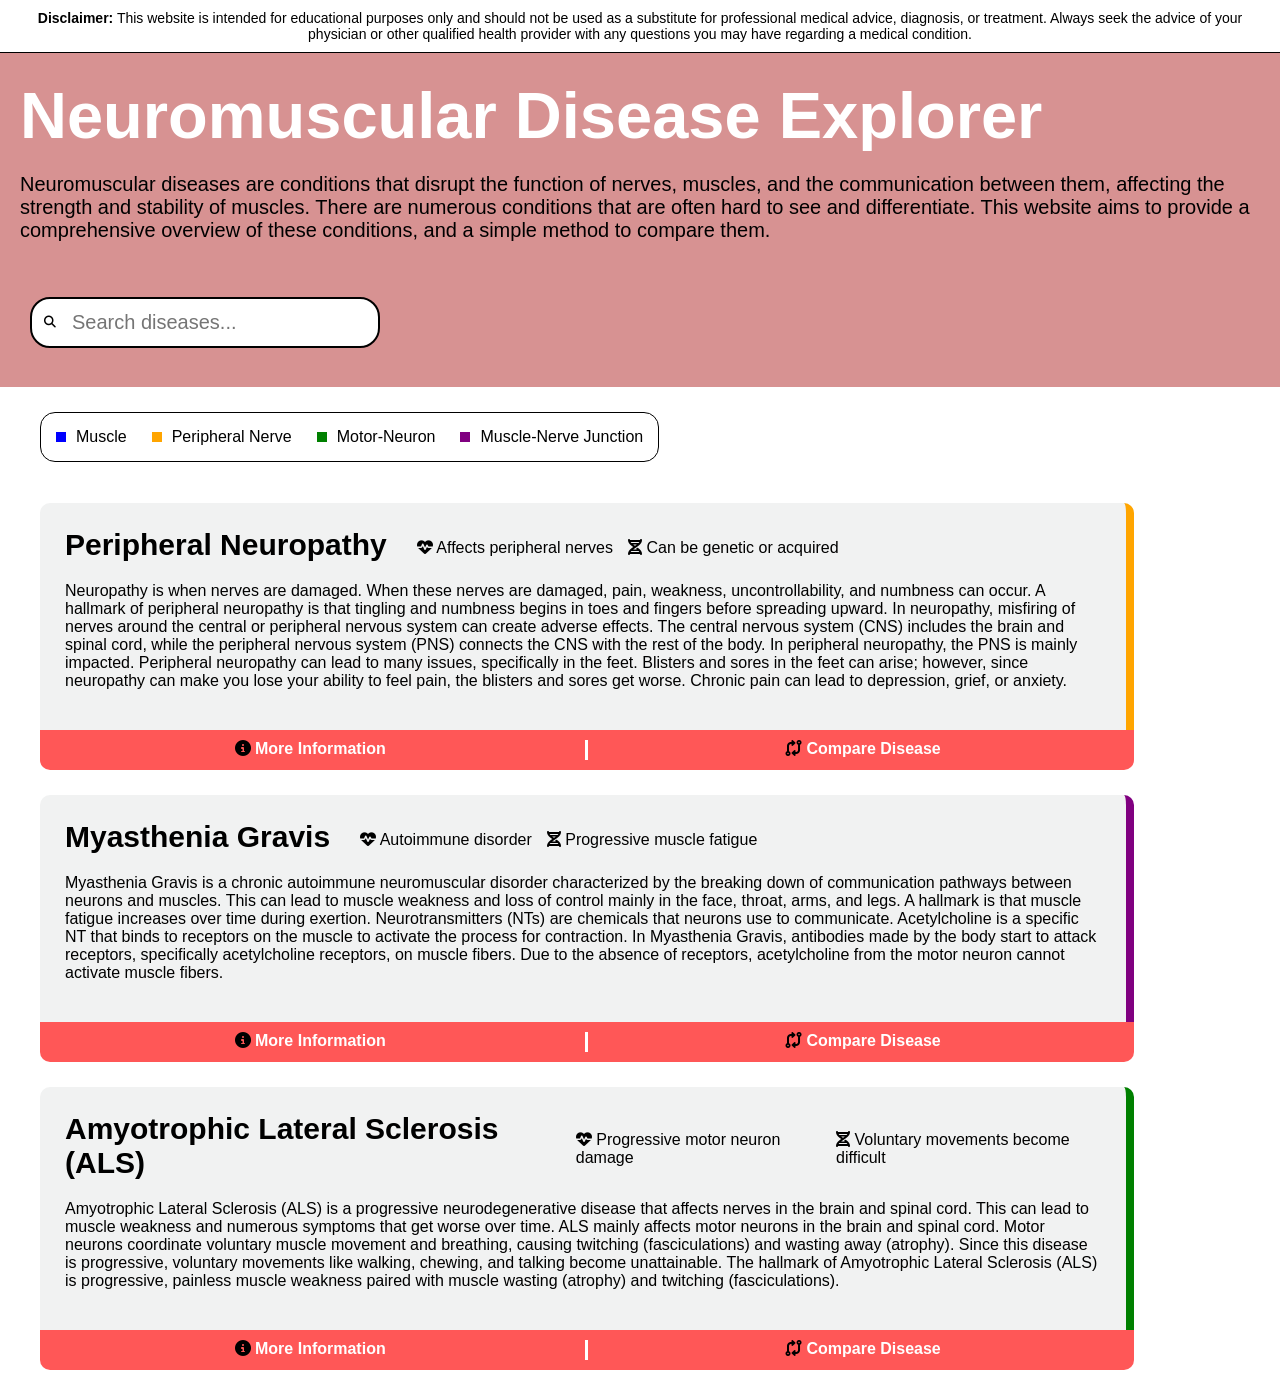
<file: index.html>
<!DOCTYPE html>
<html lang="en">
<head>
  <meta charset="UTF-8">
  <meta name="viewport" content="width=device-width, initial-scale=1.0">
  <link rel="stylesheet" href="https://cdnjs.cloudflare.com/ajax/libs/font-awesome/6.4.0/css/all.min.css"> 
  <meta name="google-site-verification" content="AGM5kigiMlme2JOSLC6AYlT8kbDDnEkGErWITyd3mhM" />
  <title>Neuromuscular Disease Explorer</title>
  <link rel="stylesheet" href="styles.css">
</head>

<body>

  <div class="disclaimer">
    <p><strong>Disclaimer:</strong> This website is intended for educational purposes only and should not be used as a substitute for professional medical advice, diagnosis, or treatment. Always seek the advice of your physician or other qualified health provider with any questions you may have regarding a medical condition. </p>
  </div>
  <div class="top">
    <header class="header">
      <h1>Neuromuscular Disease Explorer</h1>
      <p>Neuromuscular diseases are conditions that disrupt the function of nerves, muscles, and the communication between them, affecting the strength and stability of muscles. There are numerous conditions that are often hard to see and differentiate. This website aims to provide a comprehensive overview of these conditions, and a simple method to compare them.</p>
    </header>

    <div class="search-container">
      <div class="search-wrapper">
        <i class="fas fa-search search-icon"></i>
        <input
          type="text" 
          id="searchInput" 
          class="search-bar" 
          placeholder="Search diseases..."
          aria-label="Search diseases"
        >
        <button type="button" class="clear-icon" aria-label="Clear search" hidden>
          <i class="fas fa-times" aria-hidden="true"></i>
        </button>
      </div>
    </div>
  </div>

  <!-- MAIN CONTAINER -->
  <div class="container">

    <!-- COLOR KEY -->
    <div class="colorKey">
      <div class="item">
        <div class="dot" style="background-color: blue;"></div>
        <span>Muscle</span>
      </div>

      <div class="item">
        <div class="dot" style="background-color: orange;"></div>
        <span>Peripheral Nerve</span>
      </div>

      <div class="item">
        <div class="dot" style="background-color: green;"></div>
        <span>Motor-Neuron</span>
      </div>

      <div class="item">
        <div class="dot" style="background-color: purple;"></div>
        <span>Muscle-Nerve Junction</span>
      </div>
    </div>

    <!-- DISEASES WILL BE GENERATED HERE BY JAVASCRIPT -->
    <div id="diseaseContainer"></div>

  </div>

  <!-- Load your data first, then your script -->
  <script src="data.js"></script>
  <script src="script.js"></script>
</body>
</html>
</file>
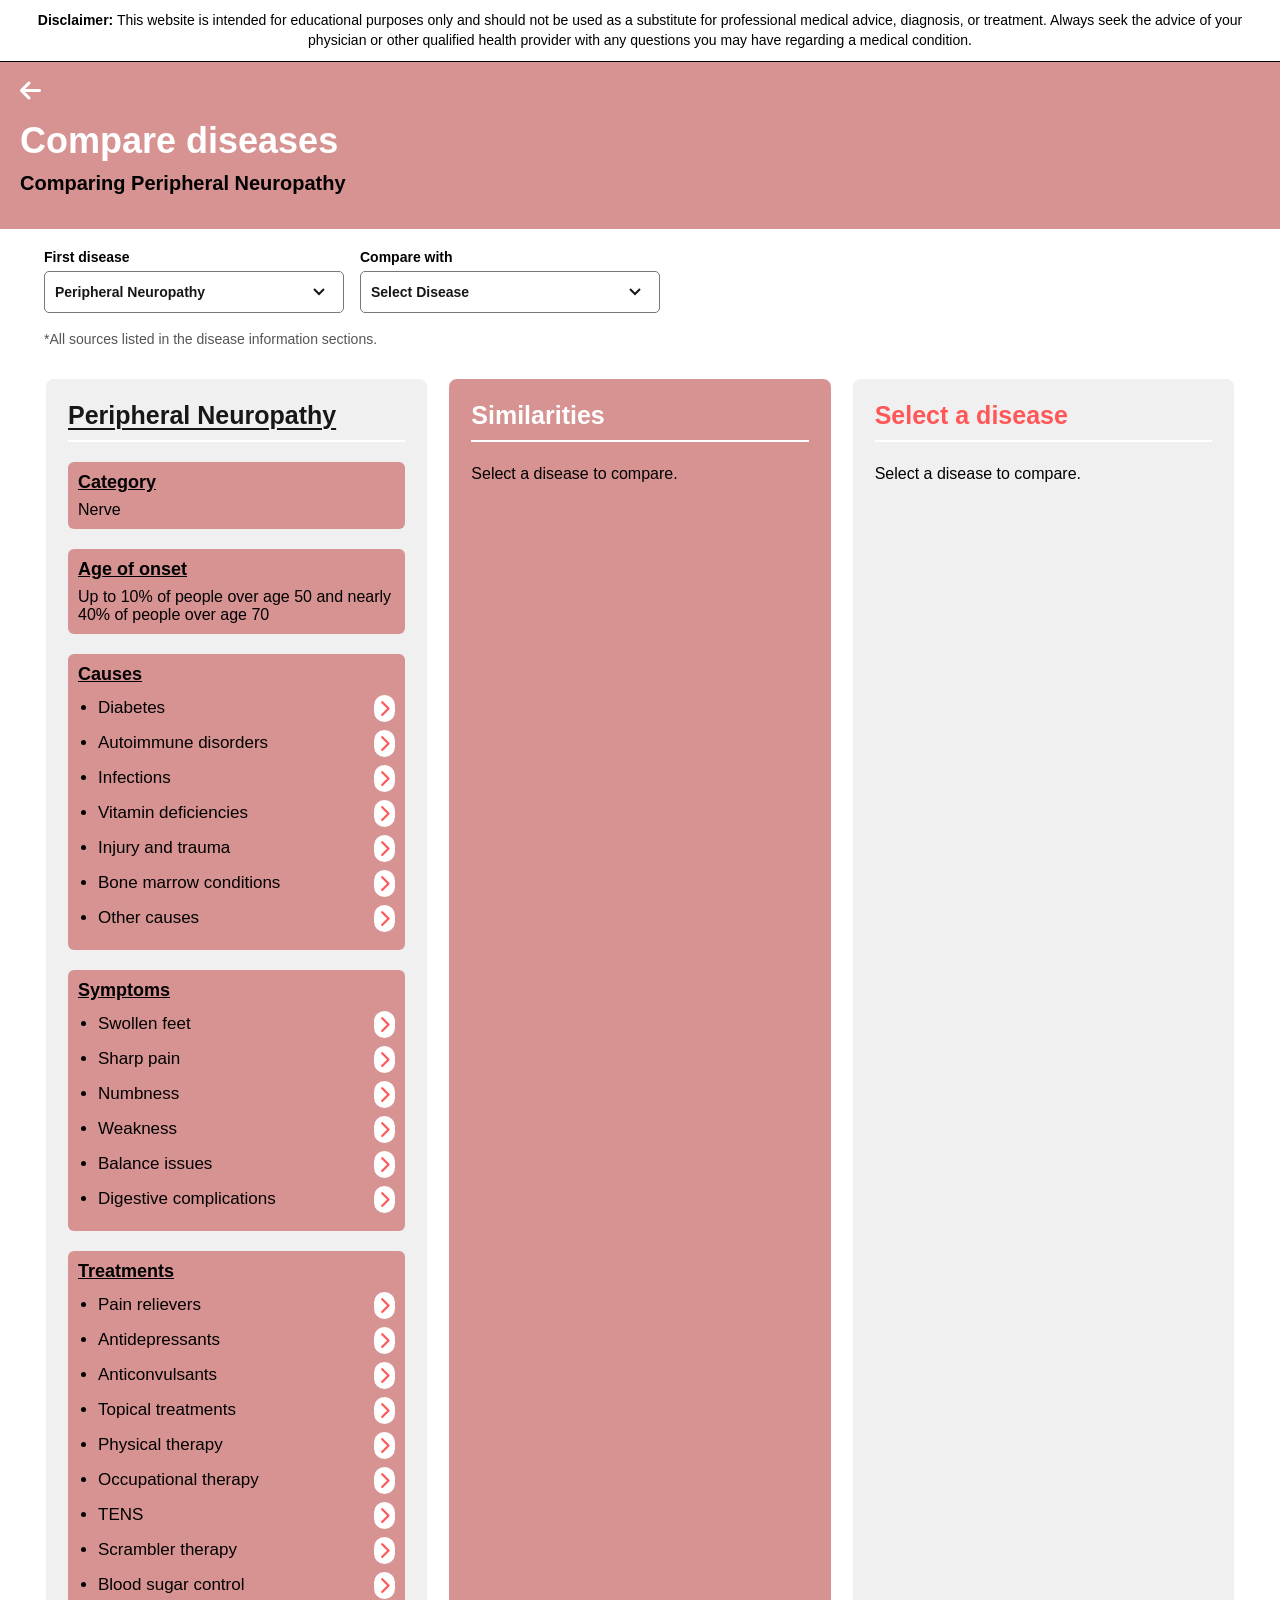
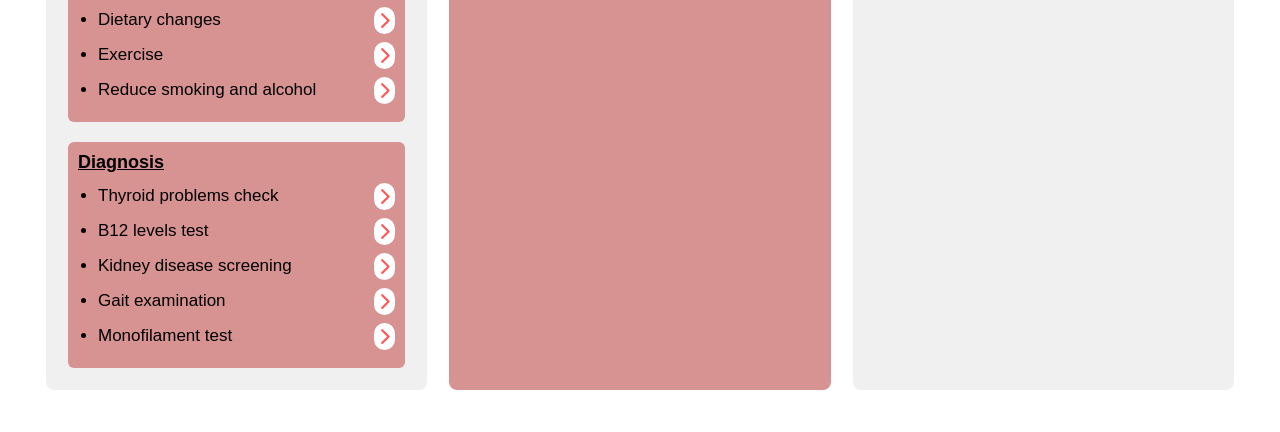
<file: Compare holder/compare.html>
<!DOCTYPE html>
<html lang="en">
<head>
    <meta charset="UTF-8">
    <meta name="viewport" content="width=device-width, initial-scale=1.0">
    <link rel="stylesheet" href="https://cdnjs.cloudflare.com/ajax/libs/font-awesome/6.4.0/css/all.min.css">
    <title>Neuromuscular Disease Compare</title>
    <link rel="stylesheet" href="compare.css">
</head>

<body>
<div class="disclaimer">
    <p><strong>Disclaimer:</strong> This website is intended for educational purposes only and should not be used as a substitute for professional medical advice, diagnosis, or treatment. Always seek the advice of your physician or other qualified health provider with any questions you may have regarding a medical condition.</p>
</div>
<div class="top">
    <div class="back-button">
        <a href="../index.html"><i class="fas fa-arrow-left"></i></a>
    </div>
    <h1>Compare diseases</h1>
    <h2 id="comparison-title" aria-live="polite">Choose two diseases</h2>
</div>

<div class="container">
    <div class="selectors">
        <label for="first-disease">First disease
            <select id="first-disease"></select>
        </label>
        <label for="second-disease">Compare with
            <select id="second-disease"></select>
        </label>
    </div>
     <div class="source-warning"><p>*All sources listed in the disease information sections.</p></div>
    <div class="compare-wrapper">
        <div class="box1">
           <h3 id="first-title"></h3>
           <div class="line"></div>
           <div id="first-details" class="disease-details"></div>
        </div>
        <div class="box2">
           <h3>Similarities</h3>
           <div class="line"></div>
           <div id="similarities" class="similarity-details" aria-live="polite"></div>
        </div>
        <div class="box3">
         <h3 id="second-title"></h3>
         <div class="line"></div>
         <div id="second-details" class="disease-details"></div>
        </div>
    </div>
</div>

<script src="../data.js"></script>
<script src="compare-script.js"></script>
</body>
</file>
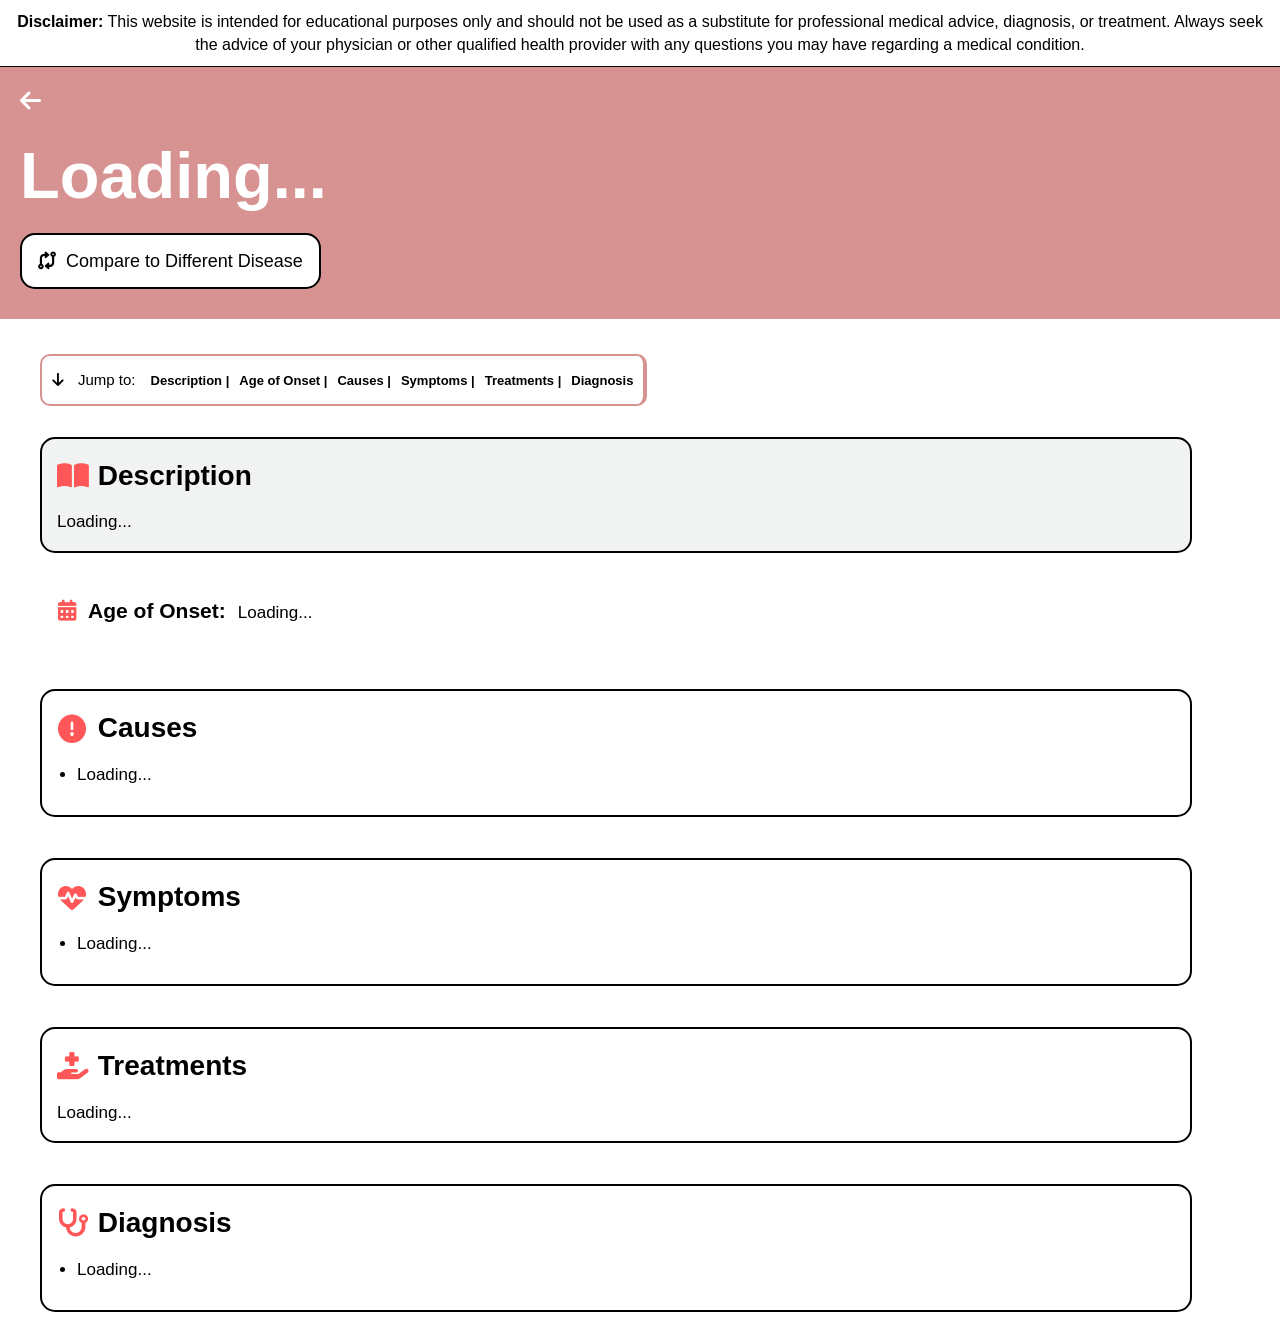
<file: Info HTML + CSS holder/info.html>
<!DOCTYPE html>
<html lang="en">
<head>
  <meta charset="UTF-8">
  <meta name="viewport" content="width=device-width, initial-scale=1.0">
  <link rel="stylesheet" href="https://cdnjs.cloudflare.com/ajax/libs/font-awesome/6.4.0/css/all.min.css"> 
  <title>Neuromuscular Disease Explorer</title>
  <link rel="stylesheet" href="info.css">
</head>

<body>

<div class="disclaimer">
  <p><strong>Disclaimer:</strong> This website is intended for educational purposes only and should not be used as a substitute for professional medical advice, diagnosis, or treatment. Always seek the advice of your physician or other qualified health provider with any questions you may have regarding a medical condition.</p>
</div>

<div class="top">
  <div class="back-button">
    <a href="../index.html" aria-label="Back to disease list"><i class="fas fa-arrow-left" aria-hidden="true"></i></a>
  </div>
  <div class="header">
    <h1 id="disease-title">Loading...</h1>
    <p class="global-cases" id="global-cases" hidden>
      <i class="fas fa-users" aria-hidden="true"></i>
      <span></span>
    </p>
  </div>
  <aside class="source-panel">
    <ul id="sources-list">
    </ul>
  </aside>
  <div class="compare-button-wrapper">
    <button type="button" class="compare-button"><i class="fas fa-code-compare" aria-hidden="true"></i> Compare to Different Disease</button>
  </div>

</div>

<div class="container">

  <div class="page-jump">
    <i class="fas fa-arrow-down" aria-hidden="true"></i>
    <ul class="jump-list">
      <li>Jump to:</li>
      <li><a href="#description-section">Description |</a></li>
      <li><a href="#age-of-onset-section">Age of Onset |</a></li>
      <li><a href="#causes-section">Causes |</a></li>
      <li><a href="#symptoms-section">Symptoms |</a></li>
      <li><a href="#treatments-section">Treatments |</a></li>
      <li><a href="#diagnosis-section">Diagnosis</a></li>
    </ul>
  </div>
  <!-- DESCRIPTION -->
  <div class="description" id="description-section">
    <h2 class="section-heading"><i class="fas fa-book-open" aria-hidden="true"></i><strong>Description</strong></h2>
    <p id="disease-description">Loading...</p>
  </div>

  <!-- AGE OF ONSET -->
  <div class="aoo" id="age-of-onset-section">
    <h3 class="age-heading"><i class="fas fa-calendar-days" aria-hidden="true"></i><strong>Age of Onset:</strong></h3>
    <p style="display: inline;" id="disease-aoo">Loading...</p>
  </div>

  <!-- CAUSES -->
  <div class="causes-section" id="causes-section">
    <h2 class="section-heading"><i class="fas fa-circle-exclamation" aria-hidden="true"></i><strong>Causes</strong></h2>
    <p class="section-overview" id="causes-overview" hidden></p>
    <ul id="causes-list">
      <li>Loading...</li>
    </ul>
  </div>

  <!-- SYMPTOMS -->
  <div class="symptoms-section" id="symptoms-section">
    <h2 class="section-heading"><i class="fas fa-heart-pulse" aria-hidden="true"></i><strong>Symptoms</strong></h2>
    <p class="section-overview" id="symptoms-overview" hidden></p>
    <ul id="symptoms-list">
      <li>Loading...</li>
    </ul>
  </div>

  <!-- TREATMENTS -->
  <div class="treatments-section" id="treatments-section">
    <h2 class="section-heading"><i class="fas fa-hand-holding-medical" aria-hidden="true"></i><strong>Treatments</strong></h2>
    <p class="section-overview" id="treatments-overview" hidden></p>
    <div id="treatments-content">Loading...</div>
  </div>

  <!-- DIAGNOSIS -->
  <div class="diagnosis-section" id="diagnosis-section">
    <h2 class="section-heading"><i class="fas fa-stethoscope" aria-hidden="true"></i><strong>Diagnosis</strong></h2>
    <p class="section-overview" id="diagnosis-overview" hidden></p>
    <ul id="diagnosis-list">
      <li>Loading...</li>
    </ul>
  </div>
</div>

<script src="../data.js"></script>
<script src="info-script.js"></script>

</body>
</html>
</file>
<file: styles.css>
*{
    margin: 0;
    padding: 0;
    box-sizing: border-box;
}

body{
    font-family: 'Segoe UI', Tahoma, Geneva, Verdana, sans-serif;
    background-color: white;
    color: black;
    overflow-x: hidden;
}

h1, h2, h3 {
  color: white;
  margin-bottom: 10px;
}

h1 {
  font-size: 65px;
}

h2 {
  font-size: 30px;
}

.disclaimer{
  background-color: white;
  padding: 10px;
  text-align: center;
  font-size: 14px;
  border-bottom: 1px solid black;

}

.top{
  background-color: #d79292;
  padding: 10px;
  padding-left: 20px;
  text-align: left;
  padding-bottom: 20px;
  width: 100%;
}

.top p{
  color: white;
  margin-bottom: 25px;
  font-size: 25px;
}

.header p{
  margin-top: 20px;
  color: black;
  font-size: 20px;
}

.header h1{
  margin-top: 15px;
}

.search-wrapper {
  position: relative;
  width: min(100%, 350px);
  display: flex;
  align-items: center;
  margin-top: 10px;
}

.search-icon{
  position: absolute;
  left: 14px;
  font-size: 12px;
  pointer-events: none;
}

.clear-icon{
  cursor: pointer;
  right: 14px;
  position: absolute;
  border: 0;
  background: transparent;
  color: inherit;
  font-size: 14px;
  padding: 6px;
}

.clear-icon[hidden] {
  display: none;
}

.search-container {
  padding-left: 10px;
  text-align: center;
  display: flex;
  justify-content: left;
  align-items: center;
  min-height: 100px;
}

.search-bar {
  width: 100%;
  padding: 12px 40px 12px 40px;
  font-size: 20px;
  border: 2px solid #000;
  border-radius: 20px;
  outline: none;
  transition: border-radius .3s ease, box-shadow .2s ease;
}

.search-bar:focus {
  border-radius: 12px;
  box-shadow: 0 0 0 3px rgba(0, 0, 0, 0.15);
}

.no-results {
  margin: 24px 15px;
  font-size: 18px;
}

.colorKey{
display: flex;
direction: row;
flex-wrap: flex;
gap: 25px;
width: fit-content;
padding: 15px;
border: 1px solid black;

border-radius: 15px;
}

.dot{
  width: 10px;
  height: 10px;
  
}

.item{
   display: flex;
   gap: 10px;
   direction: row;
   align-items: center;
}

.item:nth-child(1) .dot {
  background-color: blue;
}

.item:nth-child(2) .dot {
  background-color:orange;
}

.item:nth-child(3) .dot {
  background-color: green;
}

.item:nth-child(4) .dot {
  background-color: purple;
}

.container {
  position: relative;
  padding: 25px;
  width: 100%;
  display: flex;
  flex-direction: column;
  gap: 16px;
  padding-left: 40px;
}

.wrapper-disease-box1{
  background-color: white;
  position: relative;
  margin-top: 25px;
  width: 90%;
  text-align: left;
}

.disease-box1{
  background-color: #f1f2f2;
  border-radius: 10px 10px 0px 0px;
  padding: 25px;
  text-align: left;
  min-height: 150px;
  width: 100%;
  border-right: 8px solid #ccc;
  overflow: hidden;
}

.read-more-toggle {
  display: none;
}

@media (max-width: 768px){
  h1 {
    font-size: 36px;
  }

  .colorKey {
    width: fit-content;
    max-width: 100%;
    flex-wrap: wrap;
    gap: 12px;
  }

  .container {
    padding: 16px;
  }

  .wrapper-disease-box1 {
    width: 100%;
  }

  .disease-box1 {
    padding: 15px;
    min-height: auto;  
  }

  .disease-box1 .quick-facts {
    display: none;
  }

  .disease-box1 .disease-description {
    display: none;
  }

  .wrapper-disease-box1.description-expanded .disease-description {
    display: block;
  }

  .read-more-toggle {
    display: inline-block;
    margin-top: 4px;
    padding: 8px 0;
    border: 0;
    background: transparent;
    color: #a92727;
    font: inherit;
    font-size: 14px;
    font-weight: 700;
    cursor: pointer;
  }

  .disease-box1 .disease-description {
    font-size: 14px;  
  }

  .quick-facts .title-facts {
    font-size: 14px;
  }
}



.disease-box1 h2{
  color: black;
}

.title-facts {
  display: flex;
  align-items: center;
  gap: 30px;
}

.quick-facts{
  display: flex;
  direction: row;
  gap: 15px;
}

.disease-box1 p{
  font-size: 16px;
  margin-top: 10px;
  margin-bottom: 15px;
  width: fit-content;

}

.button-wrapper{
  position: relative;
  background-color: #ff5757;
  gap: 15px;
  display: flex;
  flex-direction: row;
  justify-content: center;
  padding: 10px;
  border-radius: 0px 0px 10px 10px;
  width: 100%;
}

.button-wrapper a{
  flex: 1;
}

.button-wrapper button{
  color: white;
  background-color: transparent;
  border: none;
  cursor: pointer;
  transition: transform .3s ease-in-out;
  width: 100%;
  text-align: center;
  font-size: 16px;
}

.button-wrapper button:hover{
  transform: scale(1.1);
}

.line{
  background-color: white;
  height: 20px;
  width: 3px;
  margin-top: 0px !important;
}

.button-wrapper button i {
  color: black;
}


.nerve .disease-box1 {
  border-right-color: orange;
}

.junction .disease-box1 {
  border-right-color: purple;
}

.neuron .disease-box1 {
  border-right-color: green;
}

.muscle .disease-box1 {
  border-right-color: blue;
}
</file>
<file: Compare holder/compare.css>
* {
    margin: 0;
    padding: 0;
    box-sizing: border-box;
}

body {
    font-family: 'Segoe UI', Tahoma, Geneva, Verdana, sans-serif;
    background-color: white;
    color: black;
    overflow-x: hidden;
}

.disclaimer {
  background-color: white;
  padding: 10px;
  text-align: center;
  font-size: 14px;
  border-bottom: 1px solid black;
}

.disclaimer p {
  color: black;
  margin: 0;
  font-size: inherit;
  line-height: 1.45;
}

h1, h2, h3 {
  color: black;
  margin-bottom: 10px;
}

h1 {
  font-size: 36px;
}

h2 {
  font-size: 20px;
}

h3 {
  font-size: 25px;
}

.top {
  background-color: #d79292;
  padding: 15px;
  padding-left: 20px;
  text-align: left;
  padding-bottom: 24px;
  width: 100%;
}

.top h1 {
    color: white;
}

.top h3 {
    color: black;
}

.back-button a {
  color: white;
  font-size: 24px;
  margin-bottom: 15px;
  display: inline-block;
  text-decoration: none;
}

.back-button a:hover {
  text-decoration: underline;
}

.container{
  max-width: 1500px;
    margin: 0 auto;
    padding: 20px 24px;
}
.selectors {
  display: flex;
  flex-wrap: wrap;
  gap: 16px;
  margin: 0 20px 18px;
}

.selectors label {
  display: grid;
  gap: 6px;
  min-width: min(100%, 240px);
  font-size: 14px;
  font-weight: 600;
}

.selectors select {
  appearance: none;
  min-height: 42px;
  padding: 8px 44px 8px 10px;
  border: 1px solid #777;
  border-radius: 5px;
  background-color: white;
  background-image: url("data:image/svg+xml,%3Csvg xmlns='http://www.w3.org/2000/svg' width='12' height='8' viewBox='0 0 12 8'%3E%3Cpath d='m1 1 5 5 5-5' fill='none' stroke='%23171717' stroke-width='2'/%3E%3C/svg%3E");
  background-repeat: no-repeat;
  background-position: right 18px center;
  color: #171717;
  font: inherit;
}

.selectors select option{
    background-color: white;
}

.source-warning {
  margin: 0 20px 10px;
  font-size: 14px;
  color: #555;
}
.compare-wrapper {
  display: flex;
  align-items: stretch;
  gap: 22px;
  padding: 22px;
}

.box1, .box2, .box3 {
  flex: 1 1 0;
  min-width: 0;
  padding: 22px;
  border-radius: 8px;
  background-color: #f0f0f0;
  min-height: 300px;
}

.box2{
    background-color:#d79292;
}

.box2 h3{
    color: white;
}

.box1 h3, .box3 h3{
    color: #ff5757;
}

.line{
    background-color: white;
    height: 2px;
}

.disease-section, .similarity-section{
    margin-top: 20px;
    background-color:#d79292;
    border-radius: 6px;
    padding: 10px;
}

.box3 .disease-section {
  background-color: #e4a4a4;
}

.disease-section h4, .similarity-section h4 {
    font-size: 18px;
    text-decoration: underline;
    margin-bottom: 8px;
}

.disease-section ul, .similarity-section ul{
    margin-top: 10px;
    padding-left: 20px;
}

.disease-section li, .similarity-section li {
  margin: 0 0 8px;
  font-size: 17px;
  line-height: 1.5;
}

.similarity-section {
  background: rgba(255, 255, 255, 0.18);
  border: 1px solid rgba(255, 255, 255, 0.55);
}

.similarity-section h4 {
  text-decoration: none;
}

.entry-disclosure > summary,
.similarity-disclosure > summary {
  display: flex;
  align-items: center;
  justify-content: space-between;
  gap: 12px;
  list-style: none;
  cursor: pointer;
  font-size: 17px;
  line-height: 1.5;
}

.entry-disclosure > summary::-webkit-details-marker,
.similarity-disclosure > summary::-webkit-details-marker {
  display: none;
}

.entry-disclosure > summary::marker,
.similarity-disclosure > summary::marker {
  content: '';
}

.disclosure-label {
  flex: 1 1 auto;
  min-width: 0;
}

.disclosure-arrow {
  flex: 0 0 auto;
  color: #ff5757;
  background-color: white;
  border-radius: 15px;
  padding: 5px;
  transition: transform .15s ease;
}

.entry-disclosure[open] > summary .disclosure-arrow,
.similarity-disclosure[open] > summary .disclosure-arrow {
  transform: rotate(90deg);
}

.entry-disclosure > summary:focus-visible,
.similarity-disclosure > summary:focus-visible {
  outline: 2px solid #ff5757;
  outline-offset: 2px;
  border-radius: 2px;
}

.disclosure-body {
  min-width: 0;
}

.entry-disclosure .disclosure-body {
  padding: 6px 28px 4px 0;
  font-size: 15px;
  line-height: 1.5;
  background: rgba(255, 255, 255, 0.45);
  padding: 6px 11px;
  margin-top: 4px;
    border-left: 3px solid #ff5757;

}

.similarity-explanation {
  margin: 8px 0 4px 20px;
  padding: 9px 11px;
  border-left: 3px solid #ff5757;
  background: rgba(255, 255, 255, 0.45);
  font-size: 15px;
  line-height: 1.5;
}

.similarity-explanation p + p {
  margin-top: 8px;
}

.related-entry-explanation + .related-entry-explanation,
.comparison-tag-note {
  margin-top: 10px;
}

.related-match-label {
  color: #423f3f;
}

.empty-state {
  margin-top: 20px;
  line-height: 1.5;
}

.disease-link {
  color: white;
  text-decoration-thickness: 2px;
  text-underline-offset: 4px;
}

.box1 .disease-link, .box3 .disease-link {
  color: #171717;
}

.disease-link:hover, .disease-link:focus-visible {
  color: #241717;
}

@media (max-width: 800px) {
  .compare-wrapper {
    flex-direction: column;
    gap: 14px;
    padding: 8px;
  }

  .box1, .box2, .box3 {
    flex: auto;
    min-height: 0;
    padding: 20px;
  }

  .selectors {
    margin-left: 8px;
    margin-right: 8px;
  }
}

@media (max-width: 480px) {
  .top h1 {
    font-size: 30px;
  }

  .container {
    padding: 16px 12px;
  }

  .selectors label {
    width: 100%;
  }

  .box1, .box2, .box3 {
    padding: 16px;
  }
}
</file>
<file: Info HTML + CSS holder/info.css>
* {
    margin: 0;
    padding: 0;
    box-sizing: border-box;
}

body {
    font-family: 'Segoe UI', Tahoma, Geneva, Verdana, sans-serif;
    background-color: white;
    color: black;
    overflow-x: hidden;
  font-size: 17px;
  line-height: 1.6;
}

.disclaimer {
  background-color: white;
  padding: 10px;
  text-align: center;
  font-size: 16px;
  border-bottom: 1px solid black;
}

.disclaimer p {
  color: black;
  margin: 0;
  font-size: inherit;
  line-height: 1.45;
}

h1, h2, h3 {
  color: black;
  margin-bottom: 10px;
}

h1 {
  font-size: 65px;
}

h2 {
  font-size: 28px;
}

h3 {
  font-size: 21px;
}

.top {
  display: grid;
  grid-template-columns: minmax(0, 1fr) max-content;
  grid-template-rows: auto auto auto;
  column-gap: 20px;
  row-gap: 4px;
  align-items: start;
  background-color: #d79292;
  padding: 15px;
  padding-left: 20px;
  text-align: left;
  padding-bottom: 30px;
  width: 100%;
}

.back-button {
  grid-column: 1;
  grid-row: 1;
}

.header {
  grid-column: 1;
  grid-row: 2;
  min-width: 0;
}

.header h1 {
  margin: 0 0 8px;
  line-height: 1.12;
}

.global-cases {
  display: flex;
  align-items: center;
  gap: 10px;
  margin: 0;
  color: black;
  font-size: 21px;
  font-weight: 600;
  line-height: 1.35;
}

.global-cases[hidden] {
  display: none;
}

.global-cases i {
  font-size: 22px;
}

.source-panel {
  grid-column: 2;
  grid-row: 3;
  min-width: 0;
  justify-self: end;
  margin-top: 10px;
  text-align: right;
  
}



.source-panel ul {
  display: flex;
  flex-direction: row;
  flex-wrap: nowrap;
  justify-content: flex-end;
  gap: 8px;
  list-style: none;
  padding: 0;
}

.source-panel li {
  border-radius: 10px;
  background-color: #ff5757;
}

.source-panel li:nth-child(3n + 2) {
  background-color: #f04444;
}

.source-panel li:nth-child(3n) {
  background-color: #ff7070;
}


.source-panel a {
  display: flex;
  align-items: center;
  gap: 8px;
  color: black;
  text-decoration: none;
  padding: 8px 10px;
  border-radius: 10px;
  white-space: nowrap;
  font-size: 17px;
  transition: transform .2s ease;
}

.source-panel a:hover {
  transform: translateY(2px);
}

.citation-icon {
  flex: 0 0 auto;
  color: black;
  font-size: 17px;
}




.top h1 {
    color: white;
}

.top h3 {
    color: black;
}

.header h3 {
  margin-bottom: 0;
}

.back-button a {
  color: white;
  font-size: 24px;
  margin-bottom: 15px;
  display: inline-block;
  text-decoration: none;
}

.back-button a:hover {
  text-decoration: underline;
}

.compare-button-wrapper {
  grid-column: 1;
  grid-row: 3;
    width: fit-content;
    margin-top: 8px;
}

.compare-button {
    display: inline-flex;
    align-items: center;
    gap: 10px;
    padding: 12px 16px;
    border: 0;
    border-radius: 15px;
    background-color: white;
    color: black;
    cursor: pointer;
    font: inherit;
    font-size: 18px;
    border: 2px solid black;
    transition: background-color .2s ease, transform .2s ease;
}

.compare-button:hover {

  transform: translateY(-1px);
}

.container {
  position: relative;
  padding: 25px;
  width: 100%;
  display: flex;
  flex-direction: column;
  gap: 16px;
  padding-left: 40px;
}

.page-jump{
  position: relative;
  top: 10px;
  z-index: 2;
  padding: 10px;
  border:#d79292 2px solid;
  border-right: 4px solid #d79292;
  border-radius: 10px;
  background-color: white;
  display: flex;
  flex-direction: row;
  gap: 10px;
  justify-content: flex-start;
  align-items: center;
  align-self: flex-start;
  max-width: 100%;
  transition: transform .2s ease;

}

.page-jump i{
  margin-right: 5px;
  font-size: 15px;
  align-self: center;
}

.page-jump ul{
  list-style: none;
  display: flex;
  flex-direction: row;
  flex-wrap: wrap;
  gap: 10px;
  padding: 0;
  justify-content: flex-start;
}

.page-jump a {
  display: inline-block;
  scroll-margin-top: 16px;
}

.page-jump li:nth-child(1){
  margin-right: 5px;
  font-size: 15px;
  display: inline-block;
  transform: translateY(2px);
}

.description,
.aoo,
.causes-section,
.symptoms-section,
.treatments-section,
.diagnosis-section {
  scroll-margin-top: 16px;
}

.page-jump a
{
  text-decoration: none;
  color: black;
  font-size: 13px;
  font-weight: 600;
}

.page-jump a:hover{
  transform: translateY(-1px);
  
}

.description {
    margin-top: 25px;
    max-width: 90vw;
    width: 100%;
    text-align: left;
    background-color: #f1f2f2;
    padding: 15px;
    border-radius: 15px;
    border: 2px solid black;
}

.description h2 {
    color: black;
}

.section-heading,
.age-heading,
.treatment-subheading {
  display: flex;
  align-items: center;
  gap: 10px;
}

.section-heading i,
.age-heading i,
.treatment-subheading i {
  flex: 0 0 1.1em;
  width: 1.1em;
  color: #ff5757;
  text-align: center;
}

.section-heading strong,
.age-heading strong {
  font-weight: 700;
}

.description p {
    line-height: 1.6;
  font-size: 17px;
}

.aoo {
    display: flex;
    align-items: baseline;
    flex-wrap: wrap;
    gap: 0 12px;
    text-align: left;
    padding: 15px;
    margin-top: 10px;
}

.age-heading {
  display: inline-flex;
  align-items: center;
  flex: 0 0 auto;
  margin: 0 0 6px;
}

.aoo p {
  font-size: 17px;
  line-height: 1.6;
  margin: 0;
}

/* Sections for Causes, Symptoms, Treatments, Diagnosis */
.causes-section, .symptoms-section, .treatments-section, .diagnosis-section {
  margin-top: 25px;
  padding: 15px;
  background-color: #ffffff;
  border-radius: 15px;
  border: 2px solid black;
  max-width: 90vw;
}

.category-nerve .description,
.category-nerve .causes-section,
.category-nerve .symptoms-section,
.category-nerve .treatments-section,
.category-nerve .diagnosis-section {
  border-right: 8px solid orange;
}

.category-junction .description,
.category-junction .causes-section,
.category-junction .symptoms-section,
.category-junction .treatments-section,
.category-junction .diagnosis-section {
  border-right: 8px solid purple;
}

.category-neuron .description,
.category-neuron .causes-section,
.category-neuron .symptoms-section,
.category-neuron .treatments-section,
.category-neuron .diagnosis-section {
  border-right: 8px solid green;
}

.category-muscle .description,
.category-muscle .causes-section,
.category-muscle .symptoms-section,
.category-muscle .treatments-section,
.category-muscle .diagnosis-section {
  border-right: 8px solid blue;
}

.causes-section h2, .symptoms-section h2, .treatments-section h2, .diagnosis-section h2 {
  color: black;
}

.section-overview {
  margin: 0 0 12px;
  line-height: 1.6;
  font-size: 17px;
}

.section-overview[hidden] {
  display: none;
}

.causes-section ul, .symptoms-section ul, .treatments-section ul, .diagnosis-section ul {
  margin-left: 20px;
  margin-top: 10px;
}

.causes-section li, .symptoms-section li, .treatments-section li, .diagnosis-section li {
  margin-bottom: 12px;
  line-height: 1.6;
  font-size: 17px;
}

.treatments-section h3 {
  margin-top: 20px;
  margin-bottom: 10px;
  color: black;
  font-size: 20px;
}

.treatment-subheading i {
  font-size: 17px;
}

.treatments-section h3:first-child {
  margin-top: 0;
}

.treatments-section ul {
  margin-left: 20px;
  margin-top: 8px;
}

@media (max-width: 768px) {
  .top {
    grid-template-columns: minmax(0, 1fr);
    grid-template-rows: auto;
  }

  .back-button,
  .header,
  .source-panel,
  .compare-button-wrapper {
    grid-column: 1;
    grid-row: auto;
  }

  .source-panel {
    justify-self: start;
    text-align: left;
    max-width: 100%;
  }

  .source-panel ul {
    flex-wrap: wrap;
    justify-content: flex-start;
  }

  .container {
    padding-left: 15px;
  }

  .description, .causes-section, .symptoms-section, .treatments-section, .diagnosis-section {
    max-width: 100%;
  }

  h1 {
    font-size: 40px;
  }

  h2 {
    font-size: 24px;
  }

  h3 {
    font-size: 20px;
  }

  .source-panel a,
  .compare-button,
  .disclaimer {
    font-size: 17px;
  }

  .compare-button-wrapper {
    width: fit-content;
  }

  .compare-button {
    max-width: 100%;
    font-size: 17px;
  }

  .global-cases {
    font-size: 18px;
  
  }

  .page-jump {
    display: none;
  }
}
</file>
